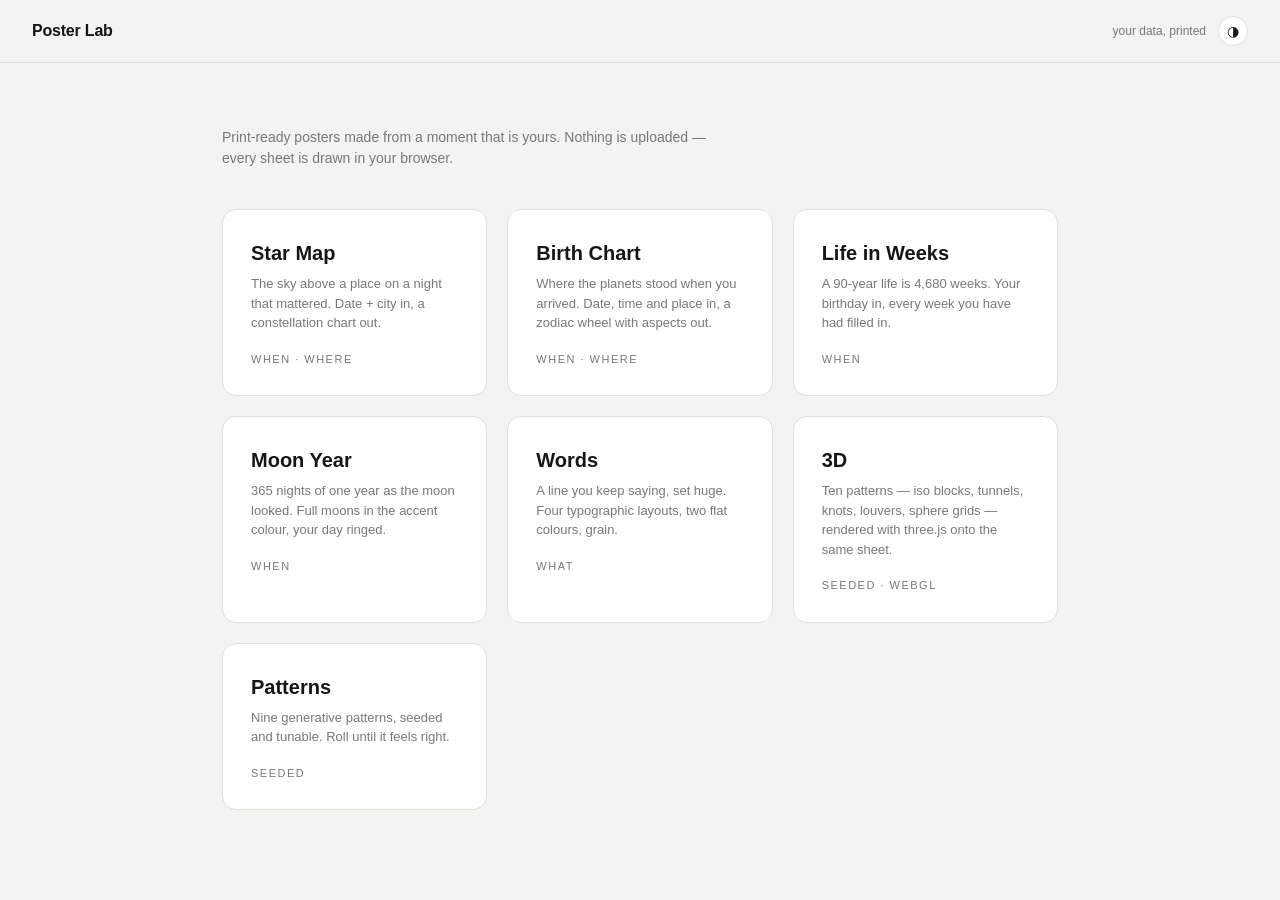
<file: index.html>
<!doctype html>
<html lang="en">
<head>
<meta charset="utf-8">
<meta name="viewport" content="width=device-width, initial-scale=1">
<title>Poster Lab</title>
<link rel="stylesheet" href="shared.css">
<style>
  main { display: block; max-width: 900px; padding: 64px 32px; }
  .intro { color: var(--mute); max-width: 520px; margin: 0 0 40px; }
  .cards { display: grid; grid-template-columns: repeat(auto-fit, minmax(260px, 1fr)); gap: 20px; }
  a.card { display: block; background: var(--panel); border: 1px solid var(--line); border-radius: 14px; padding: 28px; color: inherit; text-decoration: none; }
  a.card:hover { border-color: var(--mute); }
  a.card h3 { margin: 0 0 6px; font-size: 20px; }
  a.card p { margin: 0; color: var(--mute); font-size: 13px; }
  a.card small { display: block; margin-top: 18px; font-size: 11px; letter-spacing: 1.5px; color: var(--mute); }
</style>
</head>
<body>
<header><h1>Poster Lab</h1><span>your data, printed</span></header>
<main>
  <p class="intro">Print-ready posters made from a moment that is yours. Nothing is uploaded — every sheet is drawn in your browser.</p>
  <div class="cards">
    <a class="card" href="starmap/"><h3>Star Map</h3><p>The sky above a place on a night that mattered. Date + city in, a constellation chart out.</p><small>WHEN · WHERE</small></a>
    <a class="card" href="chart/"><h3>Birth Chart</h3><p>Where the planets stood when you arrived. Date, time and place in, a zodiac wheel with aspects out.</p><small>WHEN · WHERE</small></a>
    <a class="card" href="weeks/"><h3>Life in Weeks</h3><p>A 90-year life is 4,680 weeks. Your birthday in, every week you have had filled in.</p><small>WHEN</small></a>
    <a class="card" href="moon/"><h3>Moon Year</h3><p>365 nights of one year as the moon looked. Full moons in the accent colour, your day ringed.</p><small>WHEN</small></a>
    <a class="card" href="words/"><h3>Words</h3><p>A line you keep saying, set huge. Four typographic layouts, two flat colours, grain.</p><small>WHAT</small></a>
    <a class="card" href="3d/"><h3>3D</h3><p>Ten patterns — iso blocks, tunnels, knots, louvers, sphere grids — rendered with three.js onto the same sheet.</p><small>SEEDED · WEBGL</small></a>
    <a class="card" href="patterns/"><h3>Patterns</h3><p>Nine generative patterns, seeded and tunable. Roll until it feels right.</p><small>SEEDED</small></a>
  </div>
</main>
<script type="module">import "./shared.js";</script>
</body>
</html>
</file>
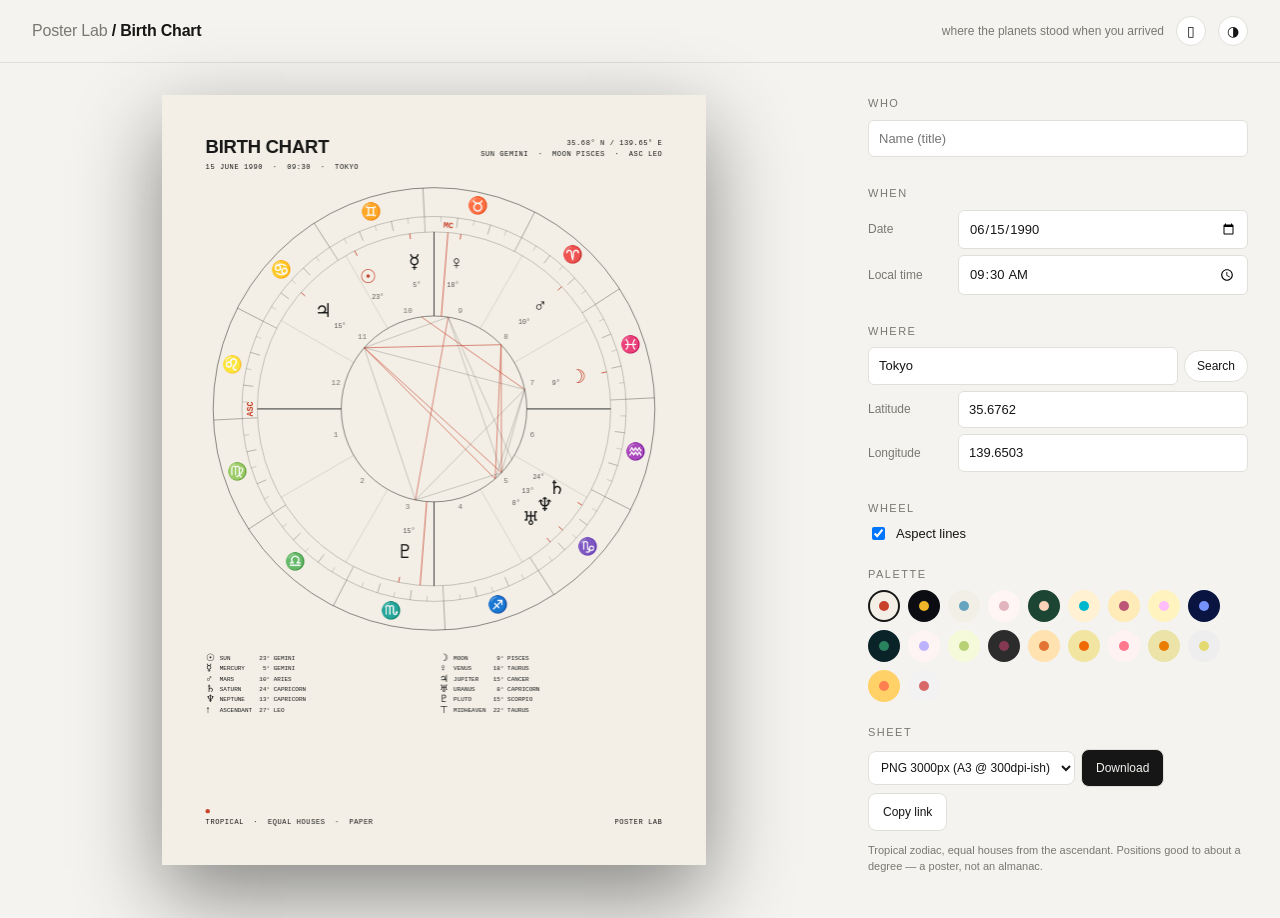
<file: chart/index.html>
<!doctype html>
<html lang="en">
<head>
<meta charset="utf-8">
<meta name="viewport" content="width=device-width, initial-scale=1">
<title>Birth Chart — Poster Lab</title>
<link rel="stylesheet" href="../shared.css">
<style>
  .field { display: grid; grid-template-columns: 80px 1fr; align-items: center; gap: 10px; margin: 6px 0; font-size: 12px; color: var(--mute); }
  .field input { width: 100%; margin: 0; }
  .err { border-color: #d64545 !important; }
  label.chk { display: flex; gap: 8px; align-items: center; font-size: 13px; }
</style>
</head>
<body>
<header><h1><a href="../">Poster Lab</a> / Birth Chart</h1><span>where the planets stood when you arrived</span></header>
<main>
  <div class="stage"><canvas id="sheet"></canvas></div>
  <aside>
    <section><h2>Who</h2><input id="name" type="text" placeholder="Name (title)" maxlength="30"></section>
    <section><h2>When</h2>
      <div class="field"><span>Date</span><input id="date" type="date"></div>
      <div class="field"><span>Local time</span><input id="time" type="time"></div>
    </section>
    <section><h2>Where</h2>
      <div class="row"><input id="place" type="text" placeholder="City or place" style="flex:1;margin:0"><button id="search">Search</button></div>
      <div class="field"><span>Latitude</span><input id="lat" type="number" step="0.0001" min="-90" max="90"></div>
      <div class="field"><span>Longitude</span><input id="lng" type="number" step="0.0001" min="-180" max="180"></div>
    </section>
    <section><h2>Wheel</h2><label class="chk"><input id="aspects" type="checkbox"> Aspect lines</label></section>
    <section><h2>Palette</h2><div id="themes"></div></section>
    <section class="actions"><h2>Sheet</h2>
      <div class="row">
        <select id="size"><option value="2">PNG 2000px</option><option value="3" selected>PNG 3000px (A3 @ 300dpi-ish)</option><option value="5">PNG 5000px</option></select>
        <button id="download" class="primary">Download</button>
        <button id="copy">Copy link</button>
      </div>
      <p class="hint">Tropical zodiac, equal houses from the ascendant. Positions good to about a degree — a poster, not an almanac.</p>
    </section>
  </aside>
</main>
<script type="module" src="chart.js"></script>
</body>
</html>
</file>
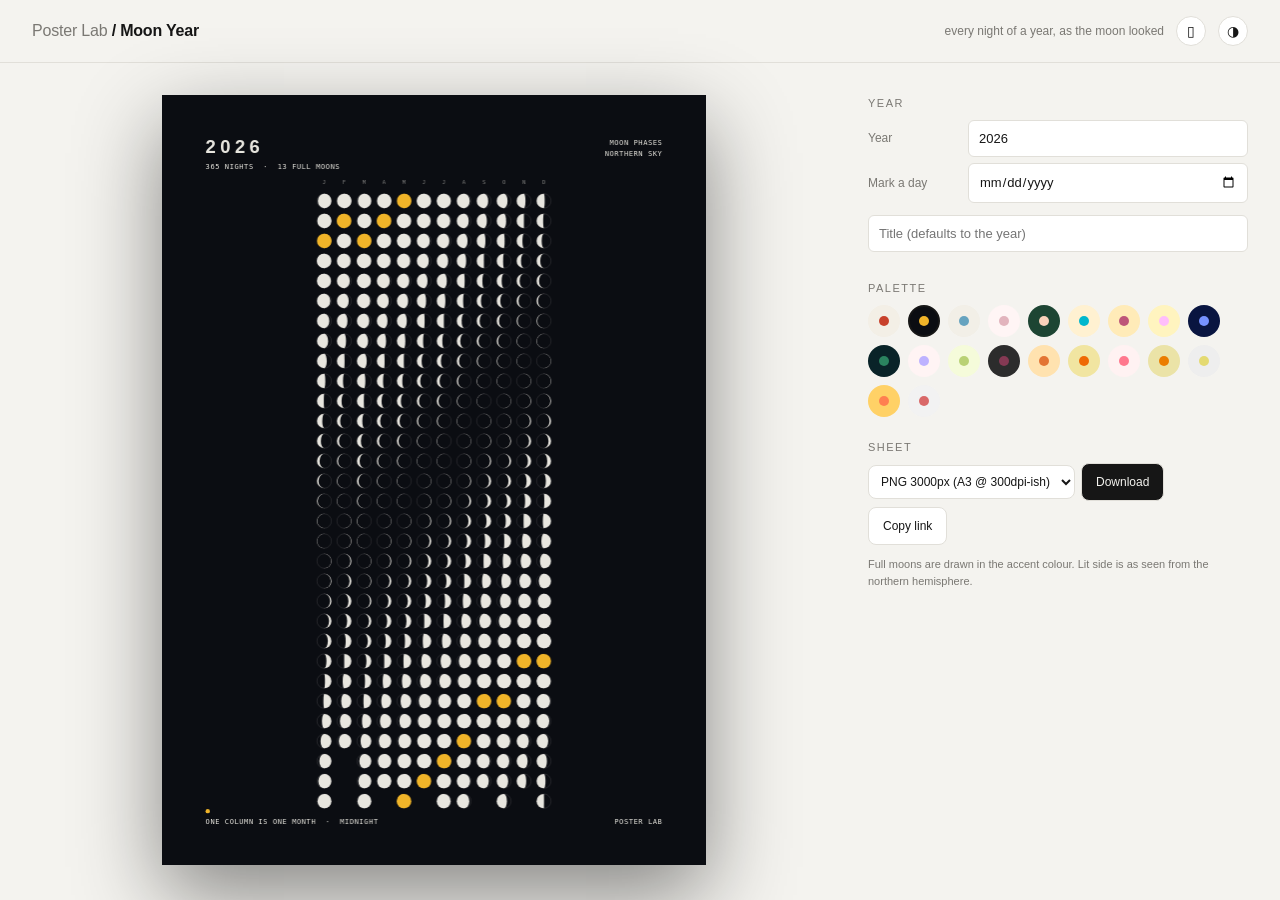
<file: moon/index.html>
<!doctype html>
<html lang="en">
<head>
<meta charset="utf-8">
<meta name="viewport" content="width=device-width, initial-scale=1">
<title>Moon Year — Poster Lab</title>
<link rel="stylesheet" href="../shared.css">
<style>.field { display: grid; grid-template-columns: 90px 1fr; align-items: center; gap: 10px; margin: 6px 0; font-size: 12px; color: var(--mute); } .field input { width: 100%; margin: 0; }</style>
</head>
<body>
<header><h1><a href="../">Poster Lab</a> / Moon Year</h1><span>every night of a year, as the moon looked</span></header>
<main>
  <div class="stage"><canvas id="sheet"></canvas></div>
  <aside>
    <section><h2>Year</h2>
      <div class="field"><span>Year</span><input id="year" type="number" min="1901" max="2199"></div>
      <div class="field"><span>Mark a day</span><input id="mark" type="date"></div>
      <input id="name" type="text" placeholder="Title (defaults to the year)" maxlength="30" style="margin-top:6px">
    </section>
    <section><h2>Palette</h2><div id="themes"></div></section>
    <section class="actions"><h2>Sheet</h2>
      <div class="row">
        <select id="size"><option value="2">PNG 2000px</option><option value="3" selected>PNG 3000px (A3 @ 300dpi-ish)</option><option value="5">PNG 5000px</option></select>
        <button id="download" class="primary">Download</button>
        <button id="copy">Copy link</button>
      </div>
      <p class="hint">Full moons are drawn in the accent colour. Lit side is as seen from the northern hemisphere.</p>
    </section>
  </aside>
</main>
<script type="module" src="moon.js"></script>
</body>
</html>
</file>
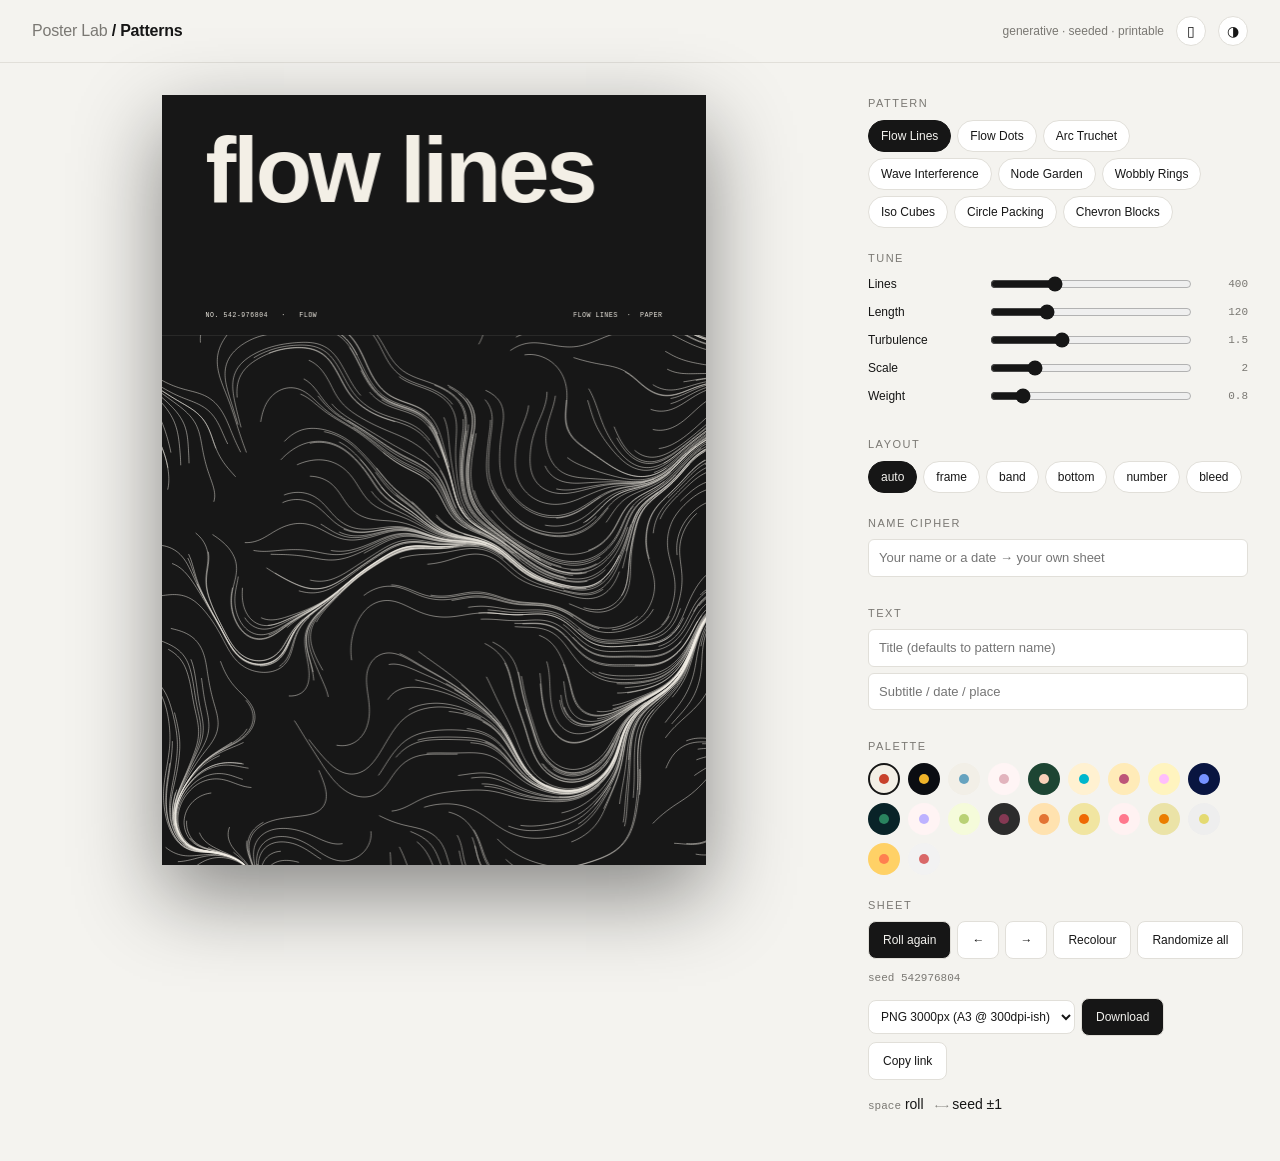
<file: patterns/index.html>
<!doctype html>
<html lang="en">
<head>
<meta charset="utf-8">
<meta name="viewport" content="width=device-width, initial-scale=1">
<title>Patterns — Poster Lab</title>
<link rel="stylesheet" href="../shared.css">
<style>
  #patterns { display: flex; flex-wrap: wrap; gap: 6px; }
  #params label { display: grid; grid-template-columns: 110px 1fr 48px; align-items: center; gap: 10px; font-size: 12px; margin: 8px 0; }
  #params output { text-align: right; color: var(--mute); font-family: ui-monospace, Menlo, monospace; font-size: 11px; }
  #seed { color: var(--mute); font-family: ui-monospace, Menlo, monospace; font-size: 11px; }
</style>
</head>
<body>
<header><h1><a href="../">Poster Lab</a> / Patterns</h1><span>generative · seeded · printable</span></header>
<main>
  <div class="stage"><canvas id="sheet"></canvas></div>
  <aside>
    <section><h2>Pattern</h2><div id="patterns"></div></section>
    <section><h2>Tune</h2><div id="params"></div></section>
    <section><h2>Layout</h2><div id="layouts" class="row" style="text-transform:capitalize"></div></section>
    <section><h2>Name Cipher</h2><input id="name" type="text" placeholder="Your name or a date → your own sheet" maxlength="40"></section>
    <section><h2>Text</h2>
      <input id="title" type="text" placeholder="Title (defaults to pattern name)" maxlength="40">
      <input id="sub" type="text" placeholder="Subtitle / date / place" maxlength="60">
    </section>
    <section><h2>Palette</h2><div id="themes"></div></section>
    <section class="actions"><h2>Sheet</h2>
      <div class="row">
        <button id="roll" class="primary">Roll again</button>
        <button id="prev">←</button><button id="next">→</button>
        <button id="recolour">Recolour</button>
        <button id="random">Randomize all</button>
      </div>
      <p id="seed"></p>
      <div class="row">
        <select id="size"><option value="2">PNG 2000px</option><option value="3" selected>PNG 3000px (A3 @ 300dpi-ish)</option><option value="5">PNG 5000px</option></select>
        <button id="download" class="primary">Download</button>
        <button id="copy">Copy link</button>
      </div>
      <p><kbd>space</kbd> roll &nbsp; <kbd>←</kbd><kbd>→</kbd> seed ±1</p>
    </section>
  </aside>
</main>
<script type="module" src="app.js"></script>
</body>
</html>
</file>
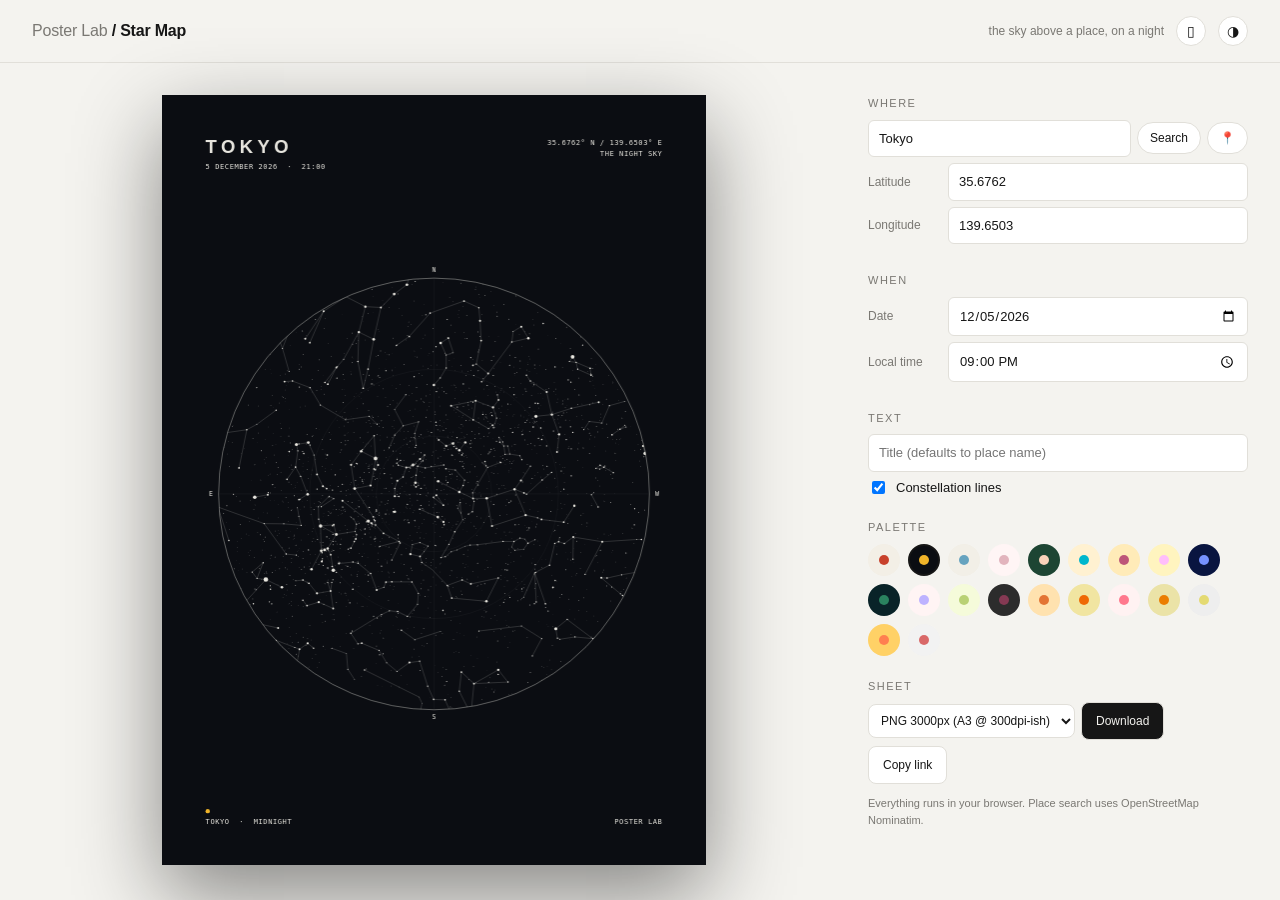
<file: starmap/index.html>
<!doctype html>
<html lang="en">
<head>
<meta charset="utf-8">
<meta name="viewport" content="width=device-width, initial-scale=1">
<title>Star Map — Poster Lab</title>
<link rel="stylesheet" href="../shared.css">
<style>
  .field { display: grid; grid-template-columns: 70px 1fr; align-items: center; gap: 10px; margin: 6px 0; font-size: 12px; color: var(--mute); }
  .field input { width: 100%; margin: 0; }
  .err { border-color: #d64545 !important; }
  label.chk { display: flex; gap: 8px; align-items: center; font-size: 13px; }
</style>
</head>
<body>
<header><h1><a href="../">Poster Lab</a> / Star Map</h1><span>the sky above a place, on a night</span></header>
<main>
  <div class="stage"><canvas id="sheet"></canvas></div>
  <aside>
    <section><h2>Where</h2>
      <div class="row"><input id="place" type="text" placeholder="City or place" style="flex:1;margin:0"><button id="search">Search</button><button id="locate" title="Use my location">📍</button></div>
      <div class="field"><span>Latitude</span><input id="lat" type="number" step="0.0001" min="-90" max="90"></div>
      <div class="field"><span>Longitude</span><input id="lng" type="number" step="0.0001" min="-180" max="180"></div>
    </section>
    <section><h2>When</h2>
      <div class="field"><span>Date</span><input id="date" type="date"></div>
      <div class="field"><span>Local time</span><input id="time" type="time"></div>
    </section>
    <section><h2>Text</h2>
      <input id="title" type="text" placeholder="Title (defaults to place name)" maxlength="30">
      <label class="chk"><input id="lines" type="checkbox"> Constellation lines</label>
    </section>
    <section><h2>Palette</h2><div id="themes"></div></section>
    <section class="actions"><h2>Sheet</h2>
      <div class="row">
        <select id="size"><option value="2">PNG 2000px</option><option value="3" selected>PNG 3000px (A3 @ 300dpi-ish)</option><option value="5">PNG 5000px</option></select>
        <button id="download" class="primary">Download</button>
        <button id="copy">Copy link</button>
      </div>
      <p class="hint">Everything runs in your browser. Place search uses OpenStreetMap Nominatim.</p>
    </section>
  </aside>
</main>
<script type="module" src="starmap.js"></script>
</body>
</html>
</file>
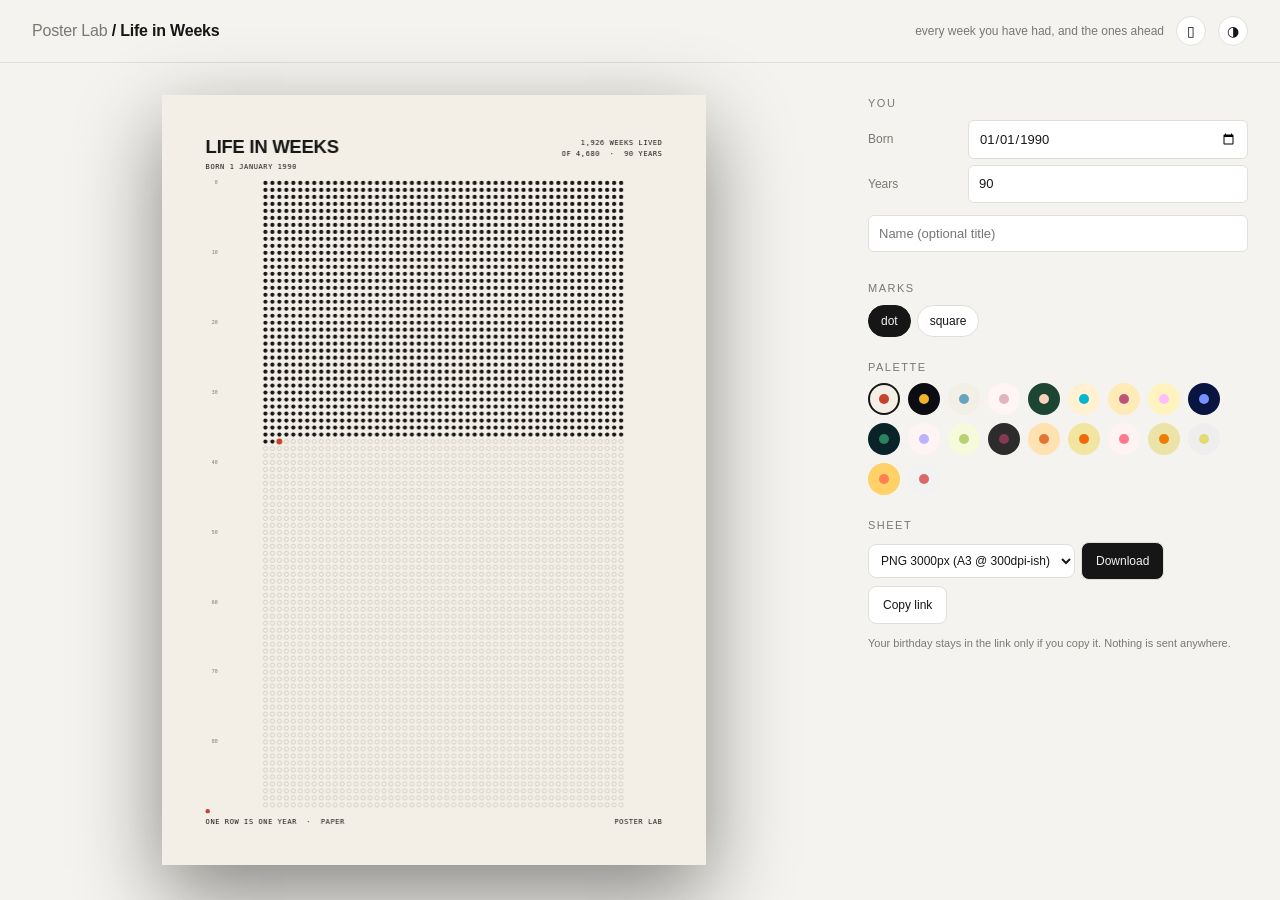
<file: weeks/index.html>
<!doctype html>
<html lang="en">
<head>
<meta charset="utf-8">
<meta name="viewport" content="width=device-width, initial-scale=1">
<title>Life in Weeks — Poster Lab</title>
<link rel="stylesheet" href="../shared.css">
<style>.field { display: grid; grid-template-columns: 90px 1fr; align-items: center; gap: 10px; margin: 6px 0; font-size: 12px; color: var(--mute); } .field input { width: 100%; margin: 0; }</style>
</head>
<body>
<header><h1><a href="../">Poster Lab</a> / Life in Weeks</h1><span>every week you have had, and the ones ahead</span></header>
<main>
  <div class="stage"><canvas id="sheet"></canvas></div>
  <aside>
    <section><h2>You</h2>
      <div class="field"><span>Born</span><input id="birth" type="date"></div>
      <div class="field"><span>Years</span><input id="years" type="number" min="1" max="120"></div>
      <input id="name" type="text" placeholder="Name (optional title)" maxlength="30" style="margin-top:6px">
    </section>
    <section><h2>Marks</h2><div id="shapes" class="row"></div></section>
    <section><h2>Palette</h2><div id="themes"></div></section>
    <section class="actions"><h2>Sheet</h2>
      <div class="row">
        <select id="size"><option value="2">PNG 2000px</option><option value="3" selected>PNG 3000px (A3 @ 300dpi-ish)</option><option value="5">PNG 5000px</option></select>
        <button id="download" class="primary">Download</button>
        <button id="copy">Copy link</button>
      </div>
      <p class="hint">Your birthday stays in the link only if you copy it. Nothing is sent anywhere.</p>
    </section>
  </aside>
</main>
<script type="module" src="weeks.js"></script>
</body>
</html>
</file>
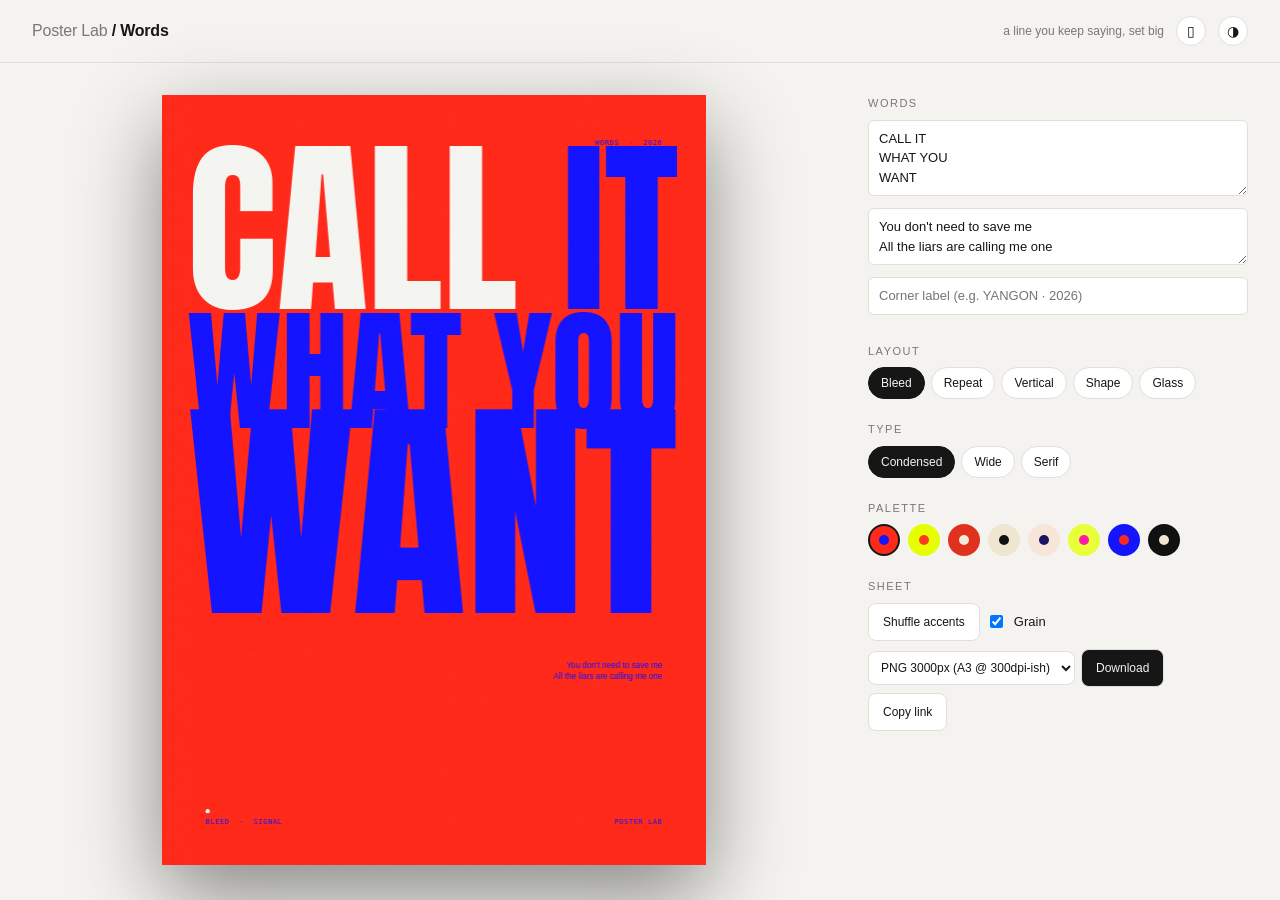
<file: words/index.html>
<!doctype html>
<html lang="en">
<head>
<meta charset="utf-8">
<meta name="viewport" content="width=device-width, initial-scale=1">
<title>Words — Poster Lab</title>
<link rel="preconnect" href="https://fonts.gstatic.com" crossorigin>
<link rel="stylesheet" href="https://fonts.googleapis.com/css2?family=Anton&family=Archivo+Black&family=Playfair+Display:wght@900&display=swap">
<link rel="stylesheet" href="../shared.css">
<script type="importmap">{"imports":{"three":"https://cdn.jsdelivr.net/npm/three@0.170.0/build/three.module.js","three/addons/":"https://cdn.jsdelivr.net/npm/three@0.170.0/examples/jsm/"}}</script>
<style>
  textarea { width: 100%; background: var(--panel); border: 1px solid var(--line); color: var(--fg); padding: 8px 10px; border-radius: 6px; font: inherit; font-size: 13px; resize: vertical; margin-bottom: 6px; }
  #layouts button, #fonts button { text-transform: capitalize; }
  label.chk { display: flex; gap: 8px; align-items: center; font-size: 13px; }
</style>
</head>
<body>
<header><h1><a href="../">Poster Lab</a> / Words</h1><span>a line you keep saying, set big</span></header>
<main>
  <div class="stage"><canvas id="sheet"></canvas></div>
  <aside>
    <section><h2>Words</h2>
      <textarea id="hero" rows="3" placeholder="Big words — one line per row"></textarea>
      <textarea id="small" rows="2" placeholder="Small lines — lyric, credit, date"></textarea>
      <input id="label" type="text" placeholder="Corner label (e.g. YANGON · 2026)" maxlength="30">
    </section>
    <section><h2>Layout</h2><div id="layouts" class="row"></div></section>
    <section><h2>Type</h2><div id="fonts" class="row"></div></section>
    <section><h2>Palette</h2><div id="themes"></div></section>
    <section class="actions"><h2>Sheet</h2>
      <div class="row">
        <button id="shuffle">Shuffle accents</button>
        <label class="chk"><input id="grain" type="checkbox"> Grain</label>
      </div>
      <div class="row" style="margin-top:8px">
        <select id="size"><option value="2">PNG 2000px</option><option value="3" selected>PNG 3000px (A3 @ 300dpi-ish)</option><option value="5">PNG 5000px</option></select>
        <button id="download" class="primary">Download</button>
        <button id="copy">Copy link</button>
      </div>
    </section>
  </aside>
</main>
<script type="module" src="words.js"></script>
</body>
</html>
</file>
<file: shared.css>
:root { --bg: #0e0e0f; --fg: #e9e7e1; --mute: #7d7b76; --line: #232325; --panel: #151517; color-scheme: dark; }
:root[data-mode="light"] { --bg: #f4f3ef; --fg: #161616; --mute: #7a7873; --line: #e1dfd9; --panel: #ffffff; color-scheme: light; }
* { box-sizing: border-box; }
body { margin: 0; background: var(--bg); color: var(--fg); font: 14px/1.5 -apple-system, "Helvetica Neue", Inter, Arial, sans-serif; }
header { display: flex; justify-content: space-between; align-items: center; gap: 12px; padding: 16px 32px; border-bottom: 1px solid var(--line); }
header h1 { margin: 0; font-size: 16px; font-weight: 600; letter-spacing: -0.2px; }
header h1 a { color: var(--mute); text-decoration: none; font-weight: 400; }
header span { color: var(--mute); font-size: 12px; margin-left: auto; }
#mode, #orient { width: 30px; height: 30px; padding: 0; border-radius: 50%; font-size: 14px; line-height: 1; flex-shrink: 0; }
main { display: grid; grid-template-columns: minmax(0, 1fr) 380px; gap: 32px; padding: 32px; max-width: 1400px; margin: 0 auto; }
.stage { display: flex; justify-content: center; align-items: flex-start; }
#sheet { width: min(100%, calc((100vh - 130px) / 1.414)); aspect-ratio: 1 / 1.414; box-shadow: 0 30px 80px rgba(0,0,0,.45); display: block; }
#sheet.land { width: min(100%, calc((100vh - 130px) * 1.414)); aspect-ratio: 1.414 / 1; }
aside { display: flex; flex-direction: column; gap: 22px; min-width: 0; }
h2 { margin: 0 0 8px; font-size: 11px; letter-spacing: 1.5px; color: var(--mute); font-weight: 500; text-transform: uppercase; }
.row { display: flex; flex-wrap: wrap; gap: 6px; align-items: center; }
button { background: var(--panel); color: var(--fg); border: 1px solid var(--line); border-radius: 999px; padding: 6px 12px; font: inherit; font-size: 12px; cursor: pointer; }
button:hover { border-color: var(--mute); }
button.on { background: var(--fg); color: var(--bg); border-color: var(--fg); }
button.primary { background: var(--fg); color: var(--bg); }
.actions button { padding: 9px 14px; border-radius: 8px; }
input[type=text], input[type=date], input[type=time], input[type=number], textarea { background: var(--panel); border: 1px solid var(--line); color: var(--fg); padding: 8px 10px; border-radius: 6px; font: inherit; font-size: 13px; }
input[type=text] { width: 100%; margin-bottom: 6px; }
input[type=range] { width: 100%; accent-color: var(--fg); }
#themes { display: flex; flex-wrap: wrap; gap: 8px; }
#themes button { flex: 0 0 32px; width: 32px; height: 32px; padding: 0; border-radius: 50%; display: grid; place-items: center; border: 2px solid transparent; }
#themes button.on { border-color: var(--fg); }
#themes i { display: block; width: 10px; height: 10px; border-radius: 50%; }
select { background: var(--panel); color: var(--fg); border: 1px solid var(--line); border-radius: 8px; padding: 8px; font: inherit; font-size: 12px; }
kbd, .hint { color: var(--mute); font-size: 11px; }
@media (max-width: 900px) {
  header { padding: 12px 16px; }
  header span { display: none; }
  main { grid-template-columns: 1fr; gap: 16px; padding: 0 16px 32px; }
  /* the sheet stays pinned while the controls scroll underneath it */
  .stage { position: sticky; top: 0; z-index: 2; background: var(--bg); padding: 12px 0; border-bottom: 1px solid var(--line); }
  #sheet.land { width: 100%; height: auto; }
  #sheet:not(.land) { width: auto; height: 46vh; box-shadow: 0 12px 30px rgba(0,0,0,.35); }
}
</file>
